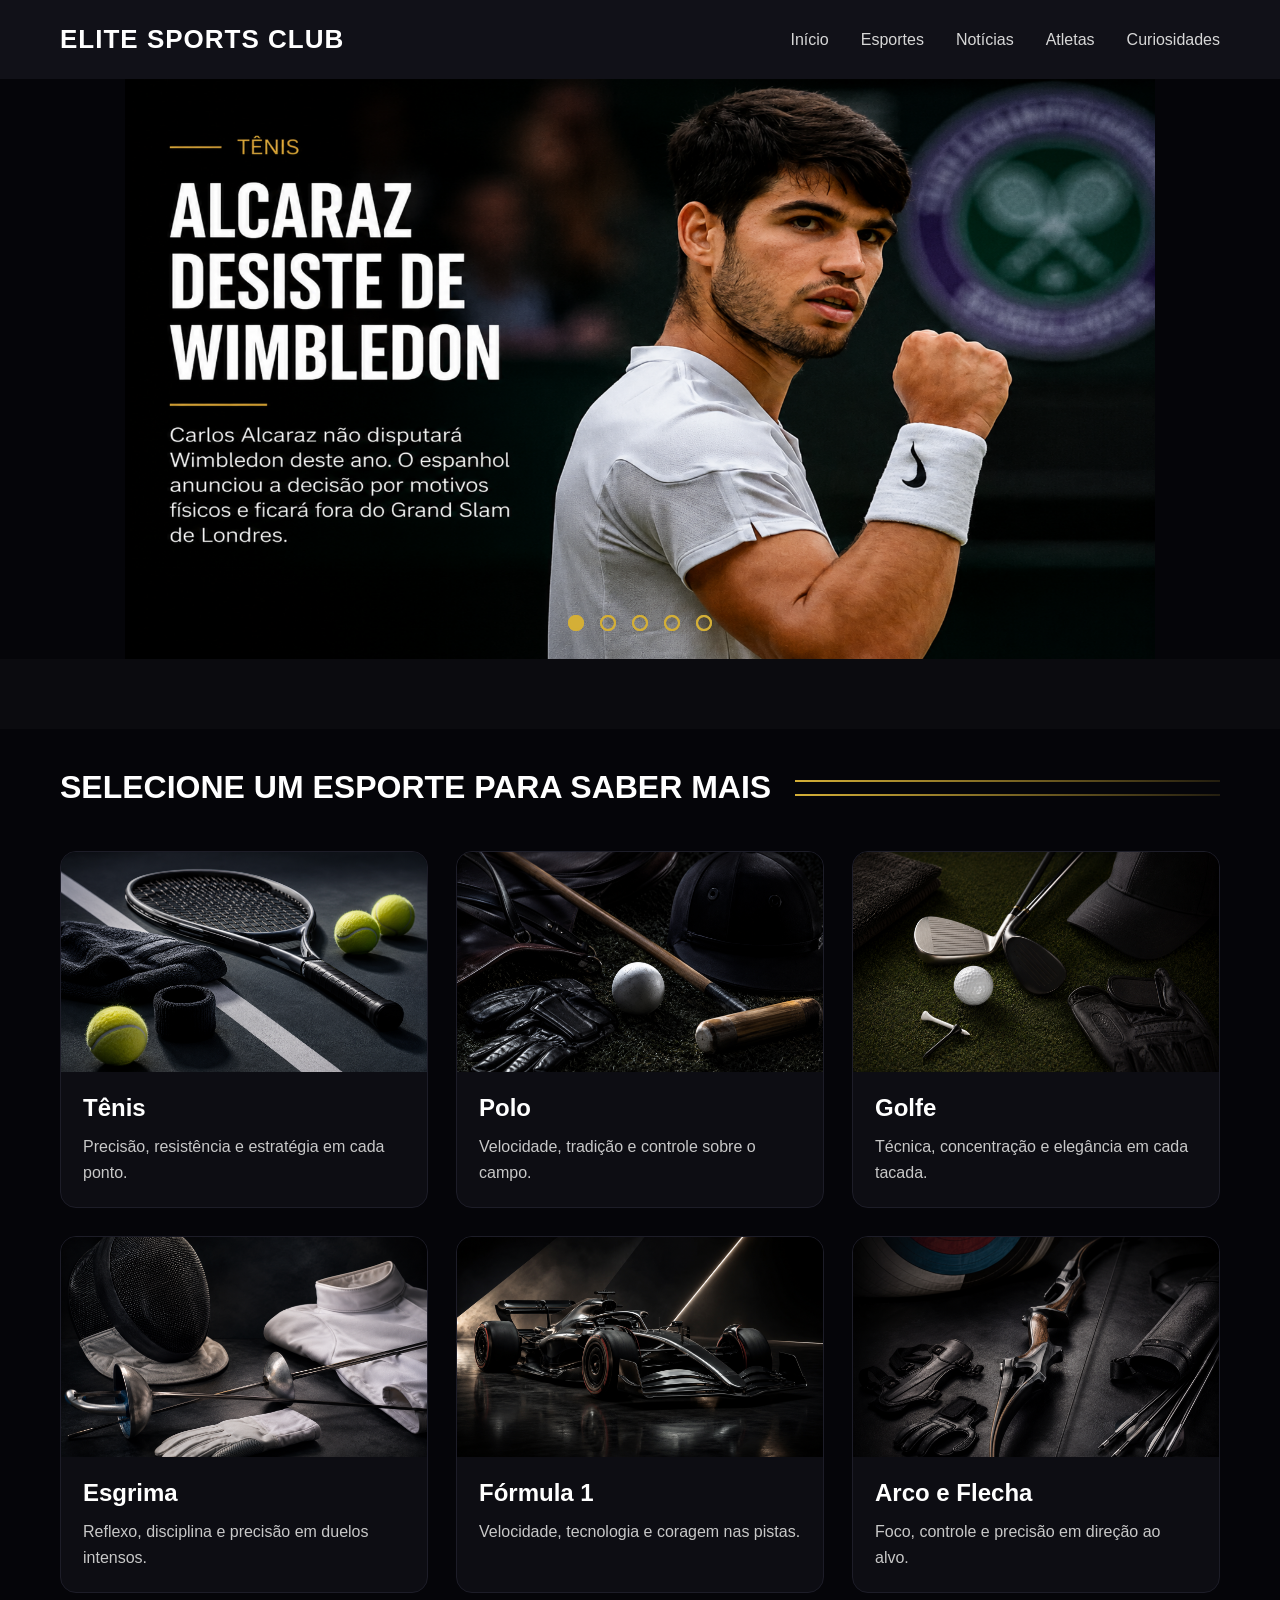
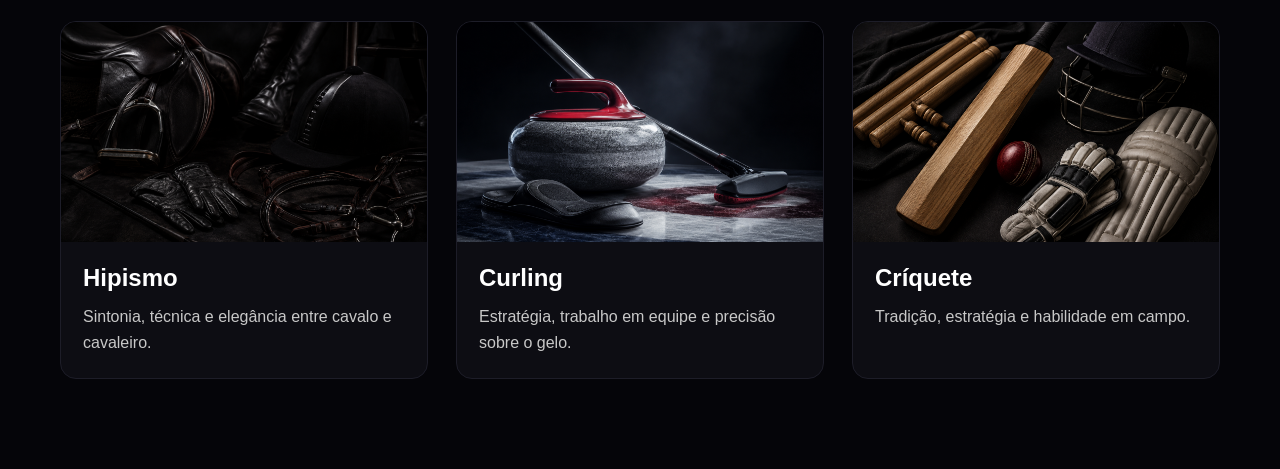
<file: index.html>
<!DOCTYPE html>
<html lang="pt-BR">

<head>
    <meta charset="UTF-8">
    <meta name="viewport" content="width=device-width, initial-scale=1.0">
    <title>ELITE SPORTS CLUB</title>
    <link rel="stylesheet" href="style.css">
</head>

<body>
    <header class="cabecalho-home">
        <h1 class="logo">ELITE SPORTS CLUB</h1>

        <nav class="menu-home">
            <a href="#">Início</a>
            <a href="#">Esportes</a>
            <a href="#">Notícias</a>
            <a href="#">Atletas</a>
            <a href="#">Curiosidades</a>
        </nav>
    </header>

    <main>
        <section class="slider">
            <div class="slides">

                <input type="radio" name="radio-btn" id="radio1" aria-label="Slide 1" checked>
                <input type="radio" name="radio-btn" id="radio2" aria-label="Slide 2">
                <input type="radio" name="radio-btn" id="radio3" aria-label="Slide 3">
                <input type="radio" name="radio-btn" id="radio4" aria-label="Slide 4">
                <input type="radio" name="radio-btn" id="radio5" aria-label="Slide 5">

                <div class="slide first">
                    <img src="./img/banner-home/tenis-banner.png" alt="Notícia sobre tênis">
                </div>

                <div class="slide">
                    <img src="./img/banner-home/polo-banner.png" alt="Notícia sobre polo">
                </div>

                <div class="slide">
                    <img src="./img/banner-home/golfe-banner.png" alt="Notícia sobre golfe">
                </div>

                <div class="slide">
                    <img src="./img/banner-home/formula-1-banner.png" alt="Notícia sobre Fórmula 1">
                </div>

                <div class="slide">
                    <img src="./img/banner-home/esgrima-banner.png" alt="Notícia sobre esgrima">
                </div>

                <div class="navigation-auto">
                    <div class="auto-btn-1"></div>
                    <div class="auto-btn-2"></div>
                    <div class="auto-btn-3"></div>
                    <div class="auto-btn-4"></div>
                    <div class="auto-btn-5"></div>
                </div>
            </div>

            <div class="manual-navigation">
                <label for="radio1" class="manual-btn"></label>
                <label for="radio2" class="manual-btn"></label>
                <label for="radio3" class="manual-btn"></label>
                <label for="radio4" class="manual-btn"></label>
                <label for="radio5" class="manual-btn"></label>
            </div>
        </section>

        <section class="secao-esportes">
            <div class="cabecalho-secao">
                <h2>SELECIONE UM ESPORTE PARA SABER MAIS</h2>

                <div class="linhas-secao">
                    <span></span>
                    <span></span>
                </div>
            </div>

            <div class="grid-esportes">
                <a href="./paginasdasmodalidades/arcoeflecha/arcoeflechahome.html" class="card-esporte">
                    <img src="./img/card-home/tenis-card-home.png" alt="Tênis">
                    <div class="conteudo-card">
                        <h3>Tênis</h3>
                        <p>Precisão, resistência e estratégia em cada ponto.</p>
                    </div>
                </a>

                <a href="./paginasdasmodalidades/polo/polohome.html" class="card-esporte">
                    <img src="./img/card-home/polo-card-home.png" alt="Polo">
                    <div class="conteudo-card">
                        <h3>Polo</h3>
                        <p>Velocidade, tradição e controle sobre o campo.</p>
                    </div>
                </a>

                <a href="./paginasdasmodalidades/golfe/golfehome.html" class="card-esporte">
                    <img src="./img/card-home/golfe-card-home.png" alt="Golfe">
                    <div class="conteudo-card">
                        <h3>Golfe</h3>
                        <p>Técnica, concentração e elegância em cada tacada.</p>
                    </div>
                </a>

                <a href="./paginasdasmodalidades/esgrima/esgrimahome.html" class="card-esporte">
                    <img src="./img/card-home/esgrima-card-home.png" alt="Esgrima">
                    <div class="conteudo-card">
                        <h3>Esgrima</h3>
                        <p>Reflexo, disciplina e precisão em duelos intensos.</p>
                    </div>
                </a>

                <a href="./paginasdasmodalidades/formula1/formula1home.html" class="card-esporte">
                    <img src="./img/card-home/formula1-card-home.png" alt="Fórmula 1">
                    <div class="conteudo-card">
                        <h3>Fórmula 1</h3>
                        <p>Velocidade, tecnologia e coragem nas pistas.</p>
                    </div>
                </a>

                <a href="./paginasdasmodalidades/arcoeflecha/arcoeflechahome.html" class="card-esporte">
                    <img src="./img/card-home/arco-e-flecha-card-home.png" alt="Arco e Flecha">
                    <div class="conteudo-card">
                        <h3>Arco e Flecha</h3>
                        <p>Foco, controle e precisão em direção ao alvo.</p>
                    </div>
                </a>

                <a href="./paginasdasmodalidades/hipismo/hipismohome.html" class="card-esporte">
                    <img src="./img/card-home/hipismo-card-home.png" alt="Hipismo">
                    <div class="conteudo-card">
                        <h3>Hipismo</h3>
                        <p>Sintonia, técnica e elegância entre cavalo e cavaleiro.</p>
                    </div>
                </a>

                <a href="./paginasdasmodalidades/curling/curlinghome.html" class="card-esporte">
                    <img src="./img/card-home/curling-card-home.png" alt="Curling">
                    <div class="conteudo-card">
                        <h3>Curling</h3>
                        <p>Estratégia, trabalho em equipe e precisão sobre o gelo.</p>
                    </div>
                </a>

                <a href="./paginasdasmodalidades/criquete/criquetehome.html" class="card-esporte">
                    <img src="./img/card-home/criquete-card-home.png" alt="Críquete">
                    <div class="conteudo-card">
                        <h3>Críquete</h3>
                        <p>Tradição, estratégia e habilidade em campo.</p>
                    </div>
                </a>
            </div>
        </section>
    </main>

    <script src="script.js"></script>
</body>

</html>
</file>
<file: style.css>
* {
  margin: 0;
  padding: 0;
  box-sizing: border-box;
}

body {
  background-color: #0b0b0f;
  color: white;
  font-family: Arial, Helvetica, sans-serif;
}

.cabecalho-home {
  width: 100%;
  padding: 24px 60px;
  background-color: #111118;
  display: flex;
  align-items: center;
  justify-content: space-between;
}

.logo {
  font-size: 26px;
  font-weight: bold;
  color: white;
  letter-spacing: 1px;
}

.menu-home {
  display: flex;
  gap: 32px;
}

.menu-home a {
  color: #d7d7d7;
  text-decoration: none;
  font-size: 16px;
  transition: 0.3s;
}

.menu-home a:hover {
  color: #d4af37;
}

/* SLIDER */

.slider {
  position: relative;
  width: 100%;
  height: 580px;
  overflow: hidden;
  background-color: #050509;
  margin: 0 0 70px;
}

.slides {
  width: 500%;
  height: 100%;
  display: flex;
}

.slides input {
  display: none;
}

.slide {
  width: 20%;
  height: 100%;
  transition: 0.8s ease;
}

.slide img {
  width: 100%;
  height: 100%;
  object-fit: contain;
  background-color: #050509;
}

/* MOVIMENTO DO CARROSSEL */

#radio1:checked ~ .first {
  margin-left: 0;
}

#radio2:checked ~ .first {
  margin-left: -20%;
}

#radio3:checked ~ .first {
  margin-left: -40%;
}

#radio4:checked ~ .first {
  margin-left: -60%;
}

#radio5:checked ~ .first {
  margin-left: -80%;
}

/* BOTÕES MANUAIS */

.manual-navigation {
  position: absolute;
  width: 100%;
  bottom: 28px;
  display: flex;
  justify-content: center;
  gap: 16px;
  z-index: 10;
}

.manual-btn {
  border: 2px solid #d4af37;
  padding: 6px;
  border-radius: 50%;
  cursor: pointer;
  transition: 0.3s;
}

.manual-btn:hover {
  background-color: #d4af37;
}

/* BOTÕES AUTOMÁTICOS */

.navigation-auto {
  position: absolute;
  width: 100%;
  bottom: 28px;
  display: flex;
  justify-content: center;
  gap: 16px;
}

.navigation-auto div {
  border: 2px solid #d4af37;
  padding: 6px;
  border-radius: 50%;
  transition: 0.3s;
}

#radio1:checked ~ .navigation-auto .auto-btn-1,
#radio2:checked ~ .navigation-auto .auto-btn-2,
#radio3:checked ~ .navigation-auto .auto-btn-3,
#radio4:checked ~ .navigation-auto .auto-btn-4,
#radio5:checked ~ .navigation-auto .auto-btn-5 {
  background-color: #d4af37;
}

/* RESPONSIVO */

@media (max-width: 768px) {
  .cabecalho-home {
    padding: 20px 24px;
    flex-direction: column;
    gap: 18px;
  }

  .logo {
    font-size: 22px;
  }

  .menu-home {
    gap: 18px;
    flex-wrap: wrap;
    justify-content: center;
  }

  .menu-home a {
    font-size: 14px;
  }

  .slider {
    height: 500px;
  }

    .secao-esportes {
    padding: 30px 24px 70px;
  }

  .cabecalho-secao {
    flex-direction: column;
    align-items: flex-start;
    gap: 16px;
  }

  .cabecalho-secao h2 {
    white-space: normal;
    font-size: 26px;
  }

  .linhas-secao {
    width: 100%;
  }

  .grid-esportes {
    grid-template-columns: 1fr;
  }

  .card-esporte img {
    height: 200px;
  }
}

@media (max-width: 1024px) {
  .grid-esportes {
    grid-template-columns: repeat(2, 1fr);
  }

  .cabecalho-secao h2 {
    font-size: 28px;
  }
}


.secao-esportes {
  width: 100%;
  padding: 40px 60px 90px;
  background-color: #050509;
}

.cabecalho-secao {
  display: flex;
  align-items: center;
  gap: 24px;
  margin-bottom: 45px;
}

.cabecalho-secao h2 {
  color: #ffffff;
  font-size: 32px;
  font-weight: 700;
  white-space: nowrap;
}

.linhas-secao {
  flex: 1;
  display: flex;
  flex-direction: column;
  gap: 12px;
}

.linhas-secao span {
  display: block;
  width: 100%;
  height: 2px;
  background: linear-gradient(to right, #d4af37, rgba(212, 175, 55, 0.15));
}

.grid-esportes {
  display: grid;
  grid-template-columns: repeat(3, 1fr);
  gap: 28px;
}

.card-esporte {
  display: block;
  text-decoration: none;
  background-color: #0d0d13;
  border: 1px solid #1d1d28;
  border-radius: 16px;
  overflow: hidden;
  transition: transform 0.35s ease, border-color 0.35s ease, box-shadow 0.35s ease;
}

.card-esporte:hover {
  transform: translateY(-8px);
  border-color: #d4af37;
  box-shadow: 0 10px 30px rgba(0, 0, 0, 0.35);
}

.card-esporte img {
  width: 100%;
  height: 220px;
  object-fit: cover;
  display: block;
}

.conteudo-card {
  padding: 22px;
}

.conteudo-card h3 {
  color: #ffffff;
  font-size: 24px;
  margin-bottom: 12px;
}

.conteudo-card p {
  color: #c8c8c8;
  font-size: 16px;
  line-height: 1.6;
}
</file>
